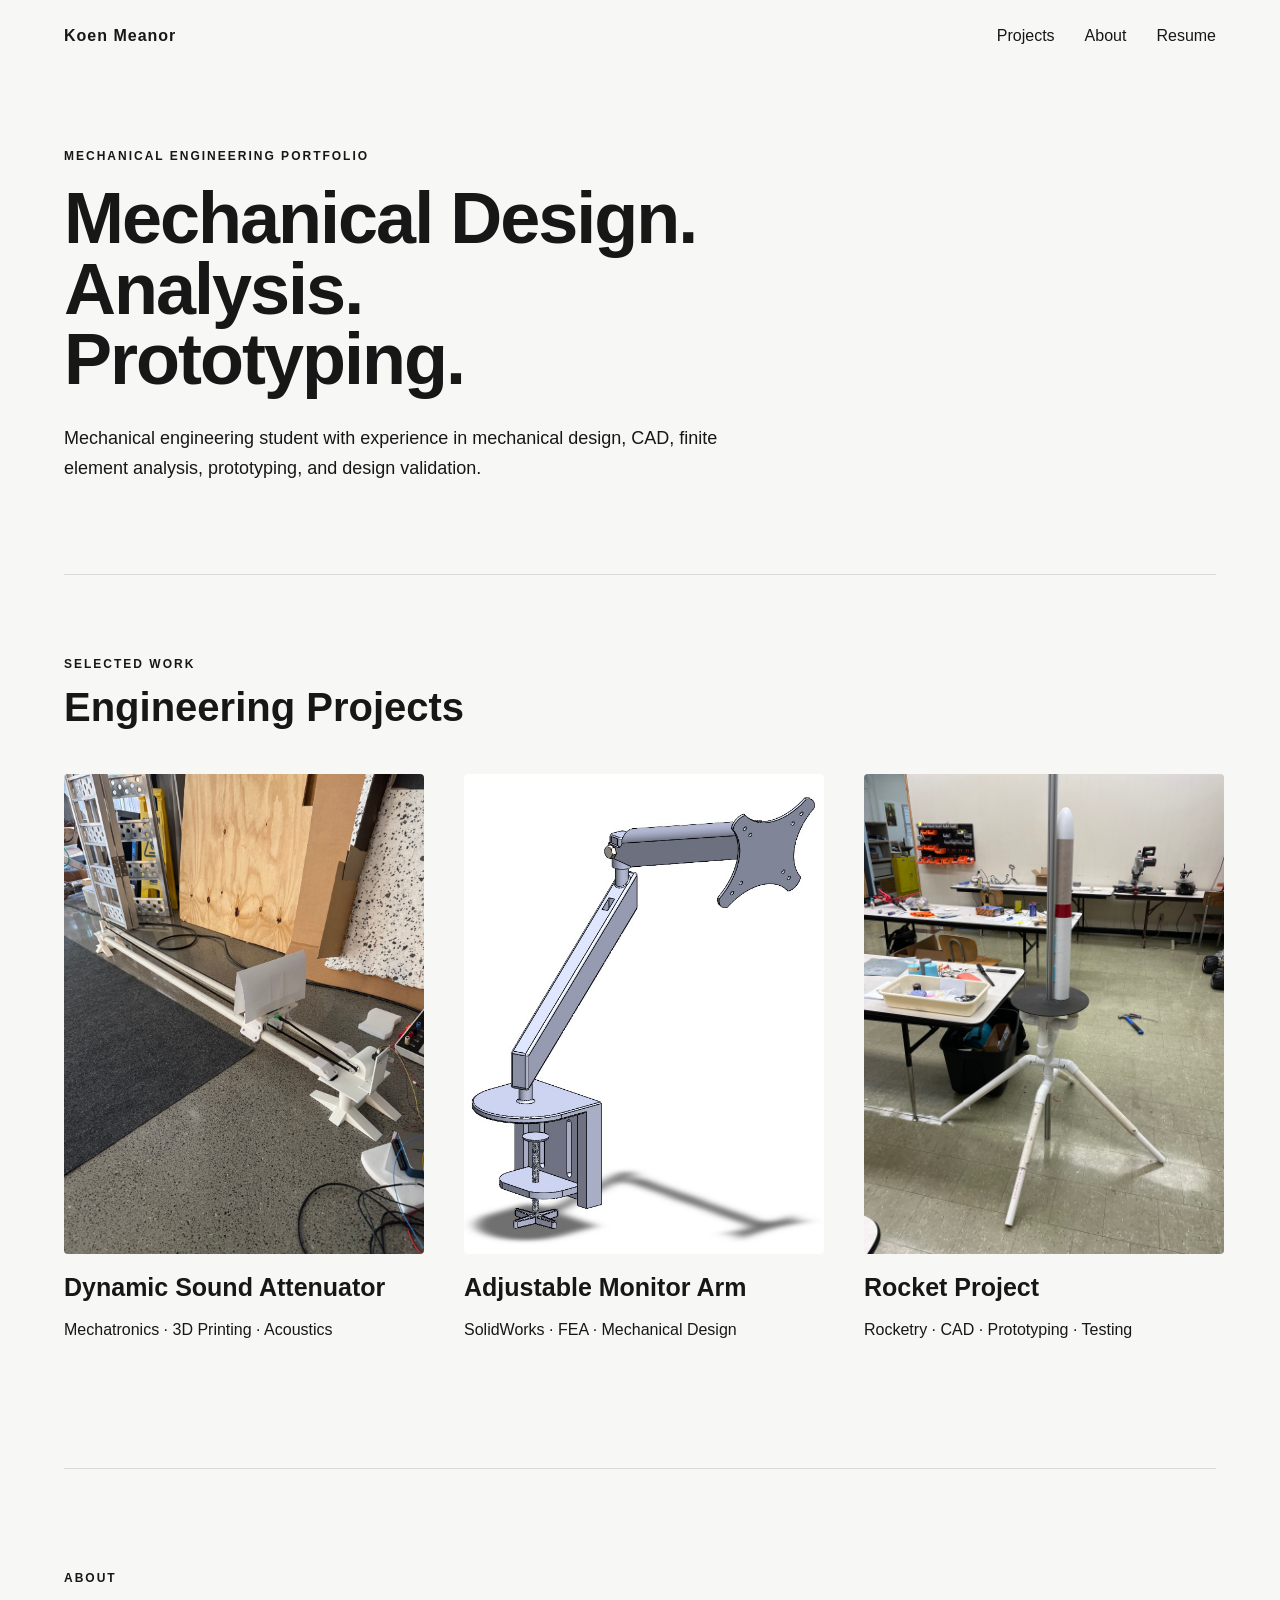
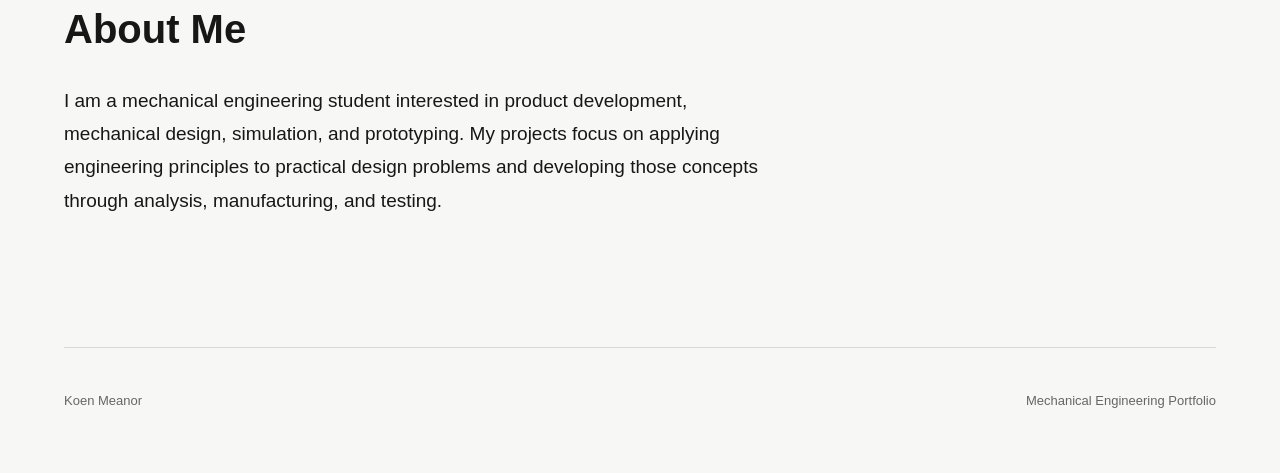
<file: index.html>
<!DOCTYPE html>
<html lang="en">
<head>
    <meta charset="UTF-8">
    <meta name="viewport" content="width=device-width, initial-scale=1.0">
    <title>Koen Meanor | Mechanical Engineering Portfolio</title>
    <link rel="stylesheet" href="style.css">
</head>
<body>
    <nav>
        <a href="index.html" class="logo">Koen Meanor</a>
        <div class="nav-links">
            <a href="#projects">Projects</a>
            <a href="#about">About</a>
            <a href="#">Resume</a>
        </div>
    </nav>
    <main>
        <section class="hero">
            <p class="subtitle">MECHANICAL ENGINEERING PORTFOLIO</p>
            <h1>Mechanical Design.<br>Analysis.<br>Prototyping.</h1>
            <p class="intro">Mechanical engineering student with experience in mechanical design, CAD, finite element analysis, prototyping, and design validation.</p>
        </section>
        <section id="projects" class="projects">
            <p class="subtitle">SELECTED WORK</p>
            <h2>Engineering Projects</h2>
            <div class="project-grid">
                <a href="mechatronics.html" class="project-card">
                    <div class="project-image-container">
                        <img src="sound-attenuator-main.jpg" alt="Dynamic Sound Attenuator" class="project-image">
                    </div>
                    <div class="project-info">
                        <h3>Dynamic Sound Attenuator</h3>
                        <p>Mechatronics · 3D Printing · Acoustics</p>
                    </div>
                </a>
                <a href="monitor-arm.html" class="project-card">
                    <div class="project-image-container">
                        <img src="Monitor-arm.jpg" alt="SolidWorks adjustable monitor arm" class="project-image monitor-arm-image">
                    </div>
                    <div class="project-info">
                        <h3>Adjustable Monitor Arm</h3>
                        <p>SolidWorks · FEA · Mechanical Design</p>
                    </div>
                </a>
                <a href="rocket-project.html" class="project-card">
                    <div class="project-image-container">
                        <img src="Full Assembly.jpg" alt="High school rocket project" class="project-image">
                    </div>
                    <div class="project-info">
                        <h3>Rocket Project</h3>
                        <p>Rocketry · CAD · Prototyping · Testing</p>
                    </div>
                </a>
            </div>
        </section>
        <section id="about" class="about">
            <p class="subtitle">ABOUT</p>
            <h2>About Me</h2>
            <p>I am a mechanical engineering student interested in product development, mechanical design, simulation, and prototyping. My projects focus on applying engineering principles to practical design problems and developing those concepts through analysis, manufacturing, and testing.</p>
        </section>
    </main>
    <footer>
        <p>Koen Meanor</p>
        <p>Mechanical Engineering Portfolio</p>
    </footer>
</body>
</html>
</file>
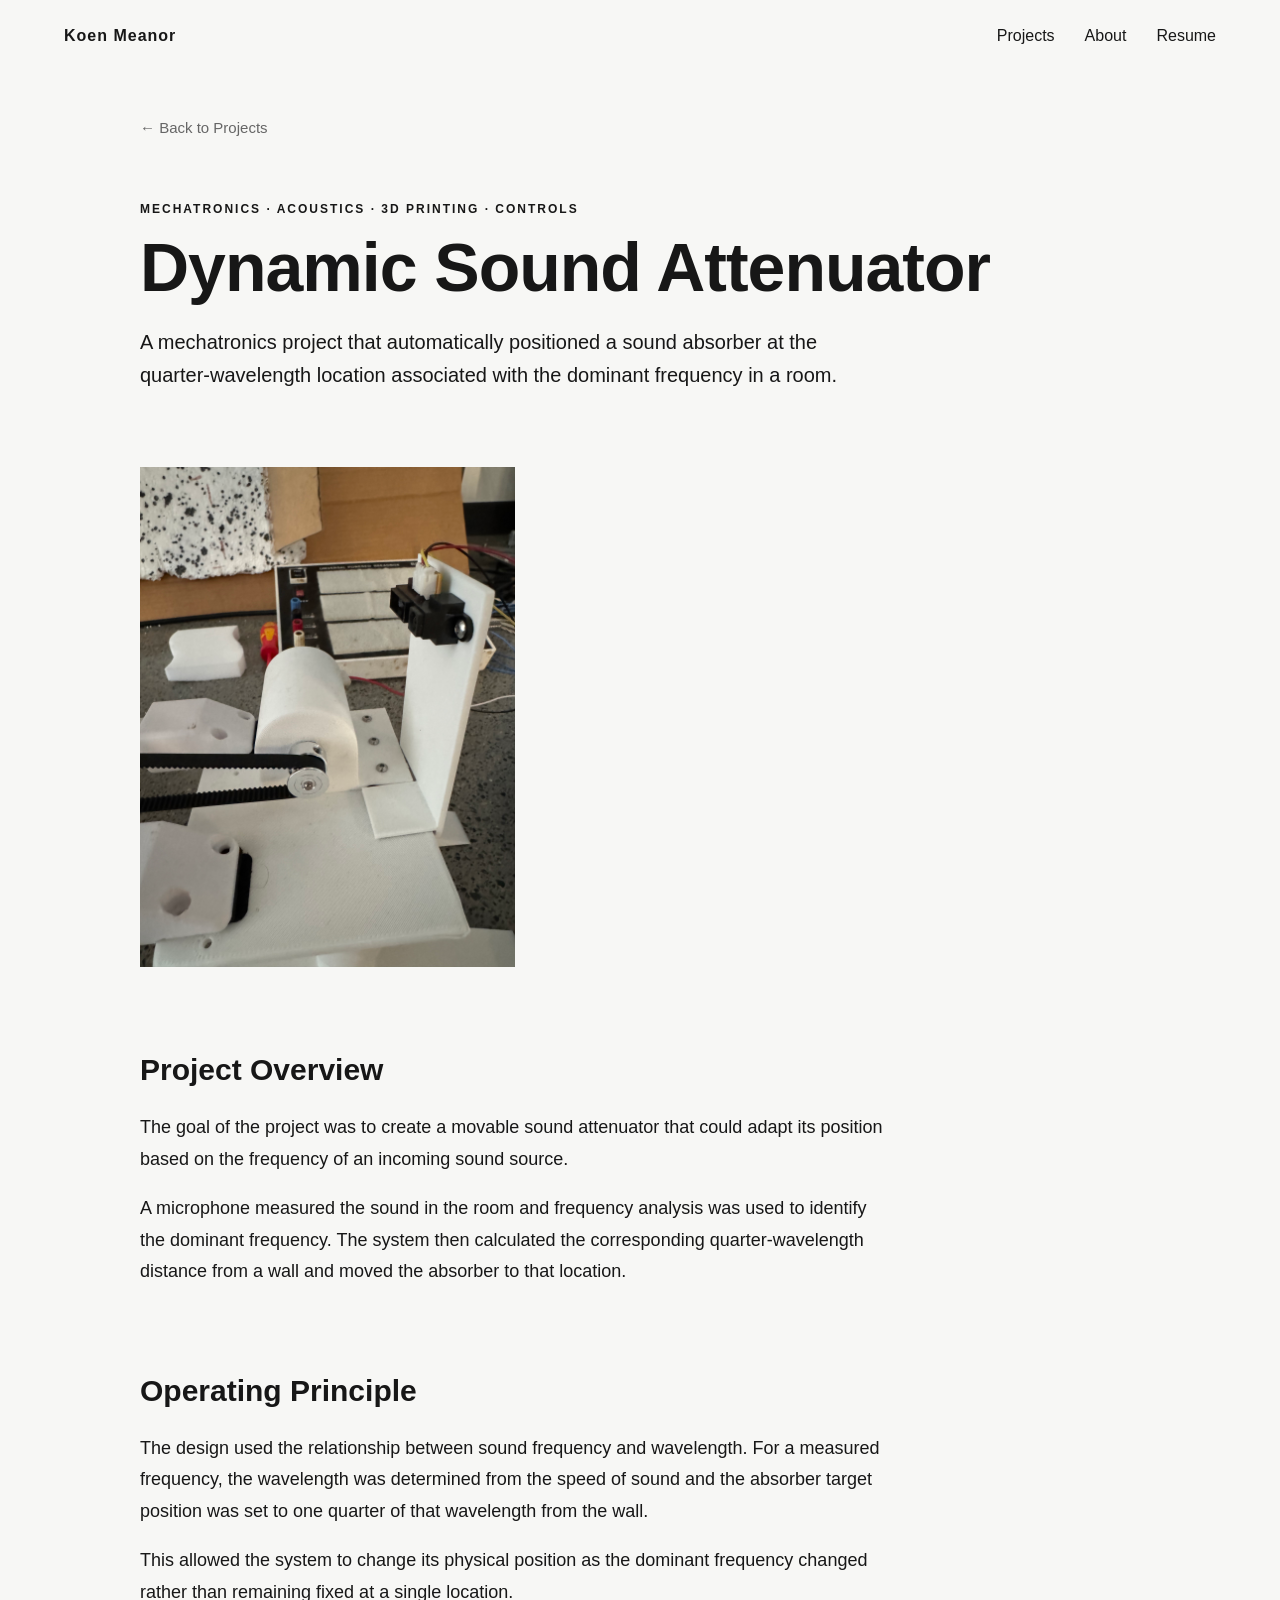
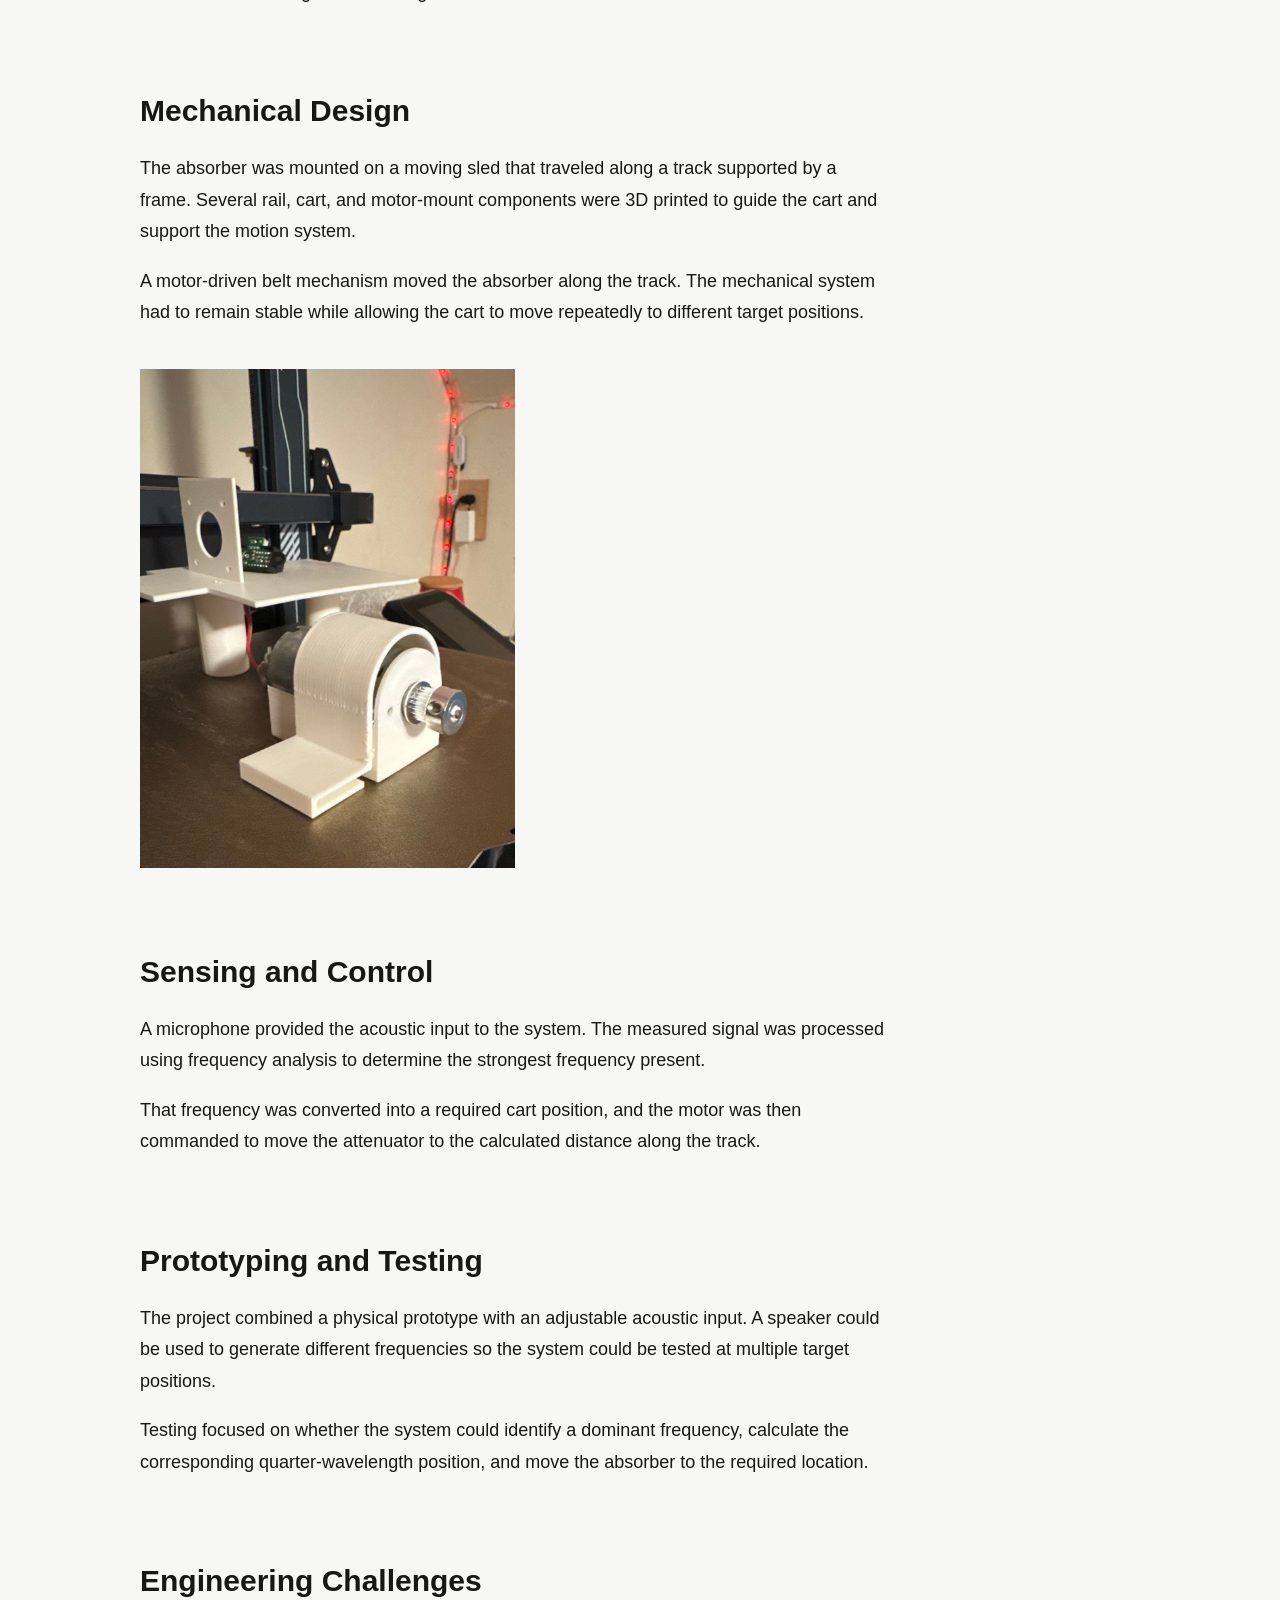
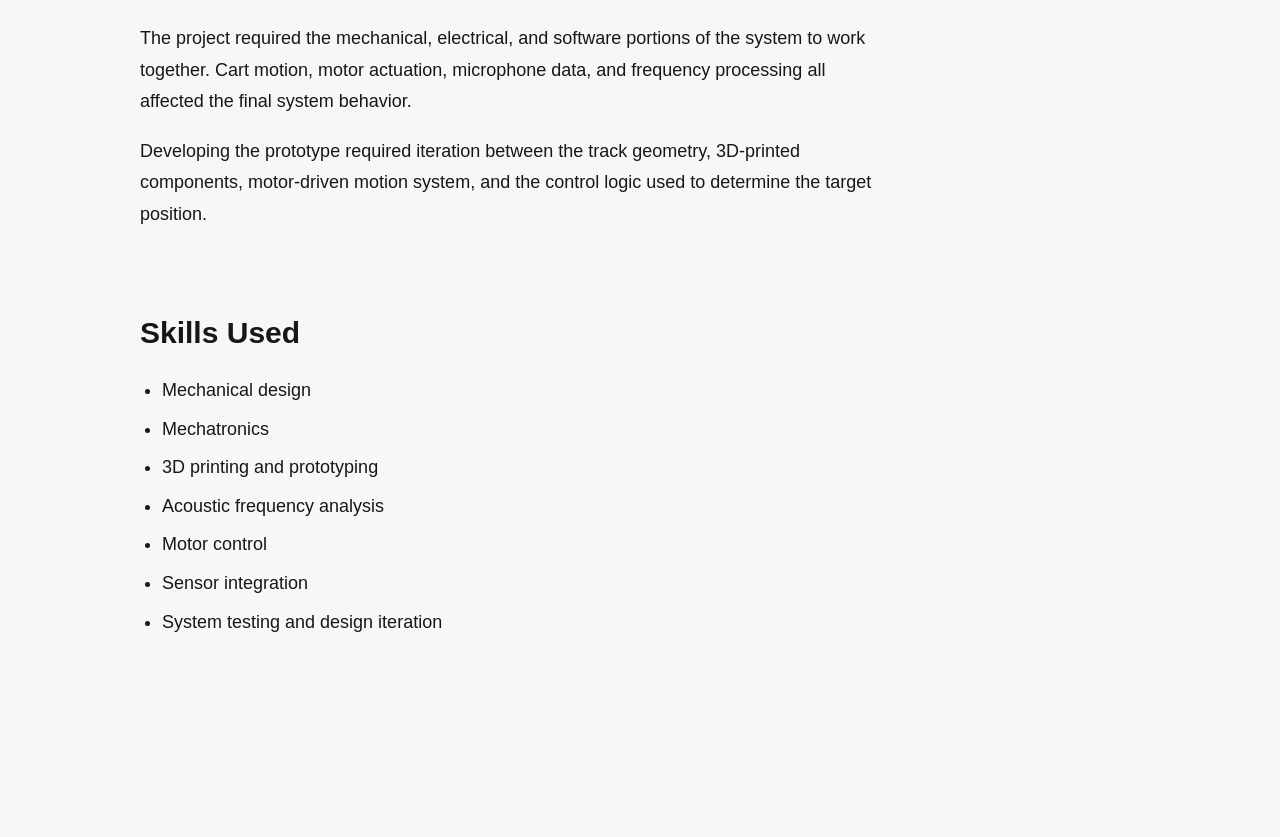
<file: mechatronics.html>
<!DOCTYPE html>
<html lang="en">
<head>
    <meta charset="UTF-8">
    <meta name="viewport" content="width=device-width, initial-scale=1.0">
    <title>Dynamic Sound Attenuator | Koen Meanor</title>
    <link rel="stylesheet" href="style.css">
</head>
<body>
    <nav>
        <a href="index.html" class="logo">Koen Meanor</a>
        <div class="nav-links">
            <a href="index.html#projects">Projects</a>
            <a href="index.html#about">About</a>
            <a href="#">Resume</a>
        </div>
    </nav>
    <main class="project-page">
        <a href="index.html#projects" class="back-link">← Back to Projects</a>
        <section class="project-header">
            <p class="subtitle">MECHATRONICS · ACOUSTICS · 3D PRINTING · CONTROLS</p>
            <h1>Dynamic Sound Attenuator</h1>
            <p class="project-description">A mechatronics project that automatically positioned a sound absorber at the quarter-wavelength location associated with the dominant frequency in a room.</p>
        </section>

        <img src="sound-attenuator-drive.jpg" alt="Belt drive and limit switch assembly for the dynamic sound attenuator" class="project-hero-image">

        <section class="project-section">
            <h2>Project Overview</h2>
            <p>The goal of the project was to create a movable sound attenuator that could adapt its position based on the frequency of an incoming sound source.</p>
            <p>A microphone measured the sound in the room and frequency analysis was used to identify the dominant frequency. The system then calculated the corresponding quarter-wavelength distance from a wall and moved the absorber to that location.</p>
        </section>
        <section class="project-section">
            <h2>Operating Principle</h2>
            <p>The design used the relationship between sound frequency and wavelength. For a measured frequency, the wavelength was determined from the speed of sound and the absorber target position was set to one quarter of that wavelength from the wall.</p>
            <p>This allowed the system to change its physical position as the dominant frequency changed rather than remaining fixed at a single location.</p>
        </section>
        <section class="project-section">
            <h2>Mechanical Design</h2>
            <p>The absorber was mounted on a moving sled that traveled along a track supported by a frame. Several rail, cart, and motor-mount components were 3D printed to guide the cart and support the motion system.</p>
            <p>A motor-driven belt mechanism moved the absorber along the track. The mechanical system had to remain stable while allowing the cart to move repeatedly to different target positions.</p>

            <img src="sound-attenuator-motor.jpg" alt="3D printed motor assembly for the dynamic sound attenuator" class="project-hero-image">
        </section>
        <section class="project-section">
            <h2>Sensing and Control</h2>
            <p>A microphone provided the acoustic input to the system. The measured signal was processed using frequency analysis to determine the strongest frequency present.</p>
            <p>That frequency was converted into a required cart position, and the motor was then commanded to move the attenuator to the calculated distance along the track.</p>
        </section>
        <section class="project-section">
            <h2>Prototyping and Testing</h2>
            <p>The project combined a physical prototype with an adjustable acoustic input. A speaker could be used to generate different frequencies so the system could be tested at multiple target positions.</p>
            <p>Testing focused on whether the system could identify a dominant frequency, calculate the corresponding quarter-wavelength position, and move the absorber to the required location.</p>
        </section>
        <section class="project-section">
            <h2>Engineering Challenges</h2>
            <p>The project required the mechanical, electrical, and software portions of the system to work together. Cart motion, motor actuation, microphone data, and frequency processing all affected the final system behavior.</p>
            <p>Developing the prototype required iteration between the track geometry, 3D-printed components, motor-driven motion system, and the control logic used to determine the target position.</p>
        </section>
        <section class="project-section">
            <h2>Skills Used</h2>
            <ul>
                <li>Mechanical design</li>
                <li>Mechatronics</li>
                <li>3D printing and prototyping</li>
                <li>Acoustic frequency analysis</li>
                <li>Motor control</li>
                <li>Sensor integration</li>
                <li>System testing and design iteration</li>
            </ul>
        </section>
    </main>
</body>
</html>
</file>
<file: style.css>
/* =========================================
   GLOBAL
========================================= */

* {
    box-sizing: border-box;
}

html {
    scroll-behavior: smooth;
}

body {
    margin: 0;

    background: #f7f7f5;
    color: #171717;

    font-family: Arial, Helvetica, sans-serif;
    line-height: 1.5;
}

a {
    color: inherit;
    text-decoration: none;
}


/* =========================================
   NAVIGATION
========================================= */

nav {
    width: 90%;
    max-width: 1250px;

    margin: 0 auto;

    display: flex;
    justify-content: space-between;
    align-items: center;

    padding: 24px 0;
}

.logo {
    font-weight: 700;
    letter-spacing: 1px;
}

.nav-links {
    display: flex;
    gap: 30px;
}

.nav-links a {
    transition: opacity 0.2s ease;
}

.nav-links a:hover {
    opacity: 0.5;
}


/* =========================================
   HERO
========================================= */

.hero {
    width: 90%;
    max-width: 1250px;

    margin: 0 auto;

    padding: 75px 0 90px;
}

.subtitle {
    margin: 0;

    font-size: 12px;
    font-weight: 700;

    letter-spacing: 2px;
    text-transform: uppercase;
}

.hero h1 {
    max-width: 900px;

    margin: 18px 0 28px;

    font-size: clamp(48px, 6vw, 72px);
    line-height: 0.98;

    letter-spacing: -2px;
}

.intro {
    max-width: 680px;

    margin: 0;

    font-size: 18px;
    line-height: 1.7;
}

.hero-skills {
    margin-top: 20px;

    font-size: 13px;
    font-weight: 600;

    letter-spacing: 0.4px;

    color: #666;
}


/* =========================================
   PROJECTS
========================================= */

.projects {
    width: 90%;
    max-width: 1250px;

    margin: 0 auto;

    padding: 80px 0 110px;

    border-top: 1px solid #d8d8d5;
}

.projects h2 {
    margin: 12px 0 45px;

    font-size: 40px;
    line-height: 1.1;
}


/* =========================================
   PROJECT GRID
========================================= */

.project-grid {
    display: grid;

    grid-template-columns: repeat(3, 360px);

    gap: 40px;

    justify-content: start;
}


/* =========================================
   PROJECT CARDS
========================================= */

.project-card {
    display: block;

    transition:
        transform 0.25s ease,
        opacity 0.25s ease;
}

.project-card:hover {
    transform: translateY(-8px);
}


/* =========================================
   PROJECT IMAGE CONTAINER
========================================= */

.project-image-container {
    width: 360px;
    height: 480px;

    display: flex;
    justify-content: center;
    align-items: center;

    overflow: hidden;

    background: #eeeeec;

    border-radius: 4px;
}


/* =========================================
   PROJECT IMAGES
========================================= */

.project-image {
    width: 100%;
    height: 100%;

    object-fit: contain;
    object-position: center;

    display: block;

    transition: transform 0.3s ease;
}

.project-card:hover .project-image {
    transform: scale(1.02);
}


/* Monitor Arm gets cropped to fill the card */

.monitor-arm-image {
    object-fit: cover;
    object-position: center;
}


/* =========================================
   PROJECT INFORMATION
========================================= */

.project-info {
    padding-top: 18px;
}

.project-info h3 {
    margin: 0 0 7px;

    font-size: 25px;
    line-height: 1.2;
}

.project-tags {
    margin: 0;

    color: #666;

    font-size: 14px;
}

.project-summary {
    margin-top: 10px;

    max-width: 330px;

    font-size: 14px;
    line-height: 1.6;

    color: #555;
}


/* =========================================
   ABOUT
========================================= */

.about {
    width: 90%;
    max-width: 1250px;

    margin: 0 auto;

    padding: 100px 0 130px;

    border-top: 1px solid #d8d8d5;
}

.about h2 {
    margin: 12px 0 25px;

    font-size: 40px;
}

.about > p:last-child {
    max-width: 720px;

    margin: 0;

    font-size: 19px;
    line-height: 1.75;
}


/* =========================================
   FOOTER
========================================= */

footer {
    width: 90%;
    max-width: 1250px;

    margin: 0 auto;

    padding: 30px 0 50px;

    border-top: 1px solid #d8d8d5;

    display: flex;
    justify-content: space-between;

    color: #666;

    font-size: 13px;
}


/* =========================================
   INDIVIDUAL PROJECT PAGES
========================================= */

.project-page {
    width: 90%;
    max-width: 1000px;

    margin: 0 auto;

    padding-bottom: 120px;
}

.back-link {
    display: inline-block;

    margin-top: 45px;

    color: #666;
    font-size: 15px;

    transition: color 0.2s ease;
}

.back-link:hover {
    color: #171717;
}


/* =========================================
   PROJECT PAGE HEADER
========================================= */

.project-header {
    padding: 60px 0 35px;
}

.project-header h1 {
    max-width: 850px;

    margin: 15px 0 25px;

    font-size: clamp(45px, 6vw, 68px);
    line-height: 1;

    letter-spacing: -1px;
}

.project-description {
    max-width: 700px;

    margin: 0;

    font-size: 20px;
    line-height: 1.65;
}


/* =========================================
   PROJECT HERO IMAGE
========================================= */

.project-hero-image {
    width: auto;

    max-width: 600px;
    max-height: 500px;

    object-fit: contain;

    display: block;

    margin: 40px 0 80px;
}


/* =========================================
   PROJECT CONTENT
========================================= */

.project-section {
    max-width: 750px;

    margin: 80px 0;
}

.project-section h2 {
    margin-bottom: 20px;

    font-size: 30px;
}

.project-section p {
    font-size: 18px;
    line-height: 1.75;
}

.project-section ul {
    padding-left: 22px;
}

.project-section li {
    margin-bottom: 8px;

    font-size: 18px;
    line-height: 1.7;
}


/* =========================================
   TABLET
========================================= */

@media (max-width: 1200px) {

    .project-grid {
        grid-template-columns: repeat(2, 360px);
    }

}


/* =========================================
   MOBILE
========================================= */

@media (max-width: 750px) {

    nav {
        width: 92%;
    }

    .nav-links {
        gap: 14px;
        font-size: 14px;
    }


    .hero {
        width: 92%;

        padding: 60px 0 75px;
    }

    .hero h1 {
        font-size: 46px;
        letter-spacing: -1px;
    }


    .projects {
        width: 92%;

        padding: 65px 0 90px;
    }

    .project-grid {
        grid-template-columns: 1fr;

        gap: 60px;
    }

    .project-image-container {
        width: 100%;
        height: auto;
        aspect-ratio: 3 / 4;
    }


    .about {
        width: 92%;
    }


    .project-page {
        width: 92%;
    }

    .project-header h1 {
        font-size: 45px;
    }

    .project-hero-image {
        width: 100%;

        max-width: 100%;
        max-height: 450px;
    }


    footer {
        width: 92%;

        flex-direction: column;

        gap: 5px;
    }

}
</file>
